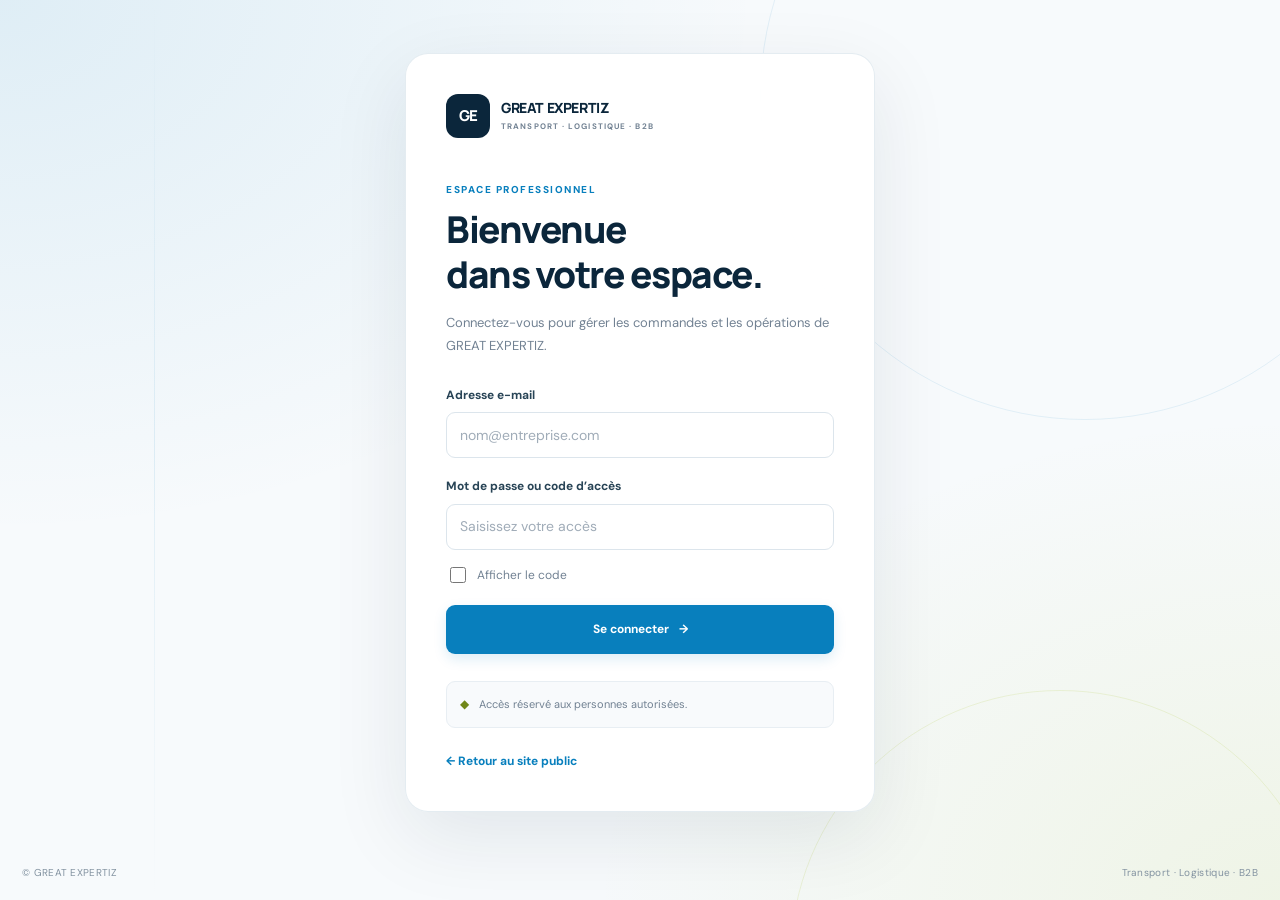
<file: admin.html>
<!DOCTYPE html>
<html lang="fr">
<head>
  <meta charset="UTF-8">
  <meta name="viewport" content="width=device-width, initial-scale=1.0">
  <meta name="theme-color" content="#0b263b">
  <meta name="description" content="Administration GREAT EXPERTIZ — Transport, logistique et gestion des commandes B2B.">
  <title>Administration | GREAT EXPERTIZ</title>

  <link rel="preconnect" href="https://fonts.googleapis.com">
  <link rel="preconnect" href="https://fonts.gstatic.com" crossorigin>
  <link href="https://fonts.googleapis.com/css2?family=DM+Sans:wght@400;500;600;700&family=Manrope:wght@400;500;600;700;800&display=swap" rel="stylesheet">

  <link rel="stylesheet" href="admin.css">
  <script src="admin.js" defer></script>
</head>

<body class="admin-body">

  <!-- ÉCRAN DE CONNEXION -->
  <section class="login-screen" id="loginScreen">
    <div class="login-decoration" aria-hidden="true">
      <span class="decoration-circle decoration-circle-one"></span>
      <span class="decoration-circle decoration-circle-two"></span>
      <span class="decoration-line"></span>
    </div>

    <div class="login-panel">
      <a class="admin-brand" href="index.html" aria-label="Retour au site GREAT EXPERTIZ">
        <span class="brand-mark" aria-hidden="true">GE</span>
        <span class="brand-copy">
          <strong>GREAT EXPERTIZ</strong>
          <small>TRANSPORT · LOGISTIQUE · B2B</small>
        </span>
      </a>

      <div class="login-heading">
        <span class="eyebrow">ESPACE PROFESSIONNEL</span>
        <h1>Bienvenue<br>dans votre espace.</h1>
        <p>Connectez-vous pour gérer les commandes et les opérations de GREAT EXPERTIZ.</p>
      </div>

      <form id="adminLoginForm" class="login-form">
        <div class="form-field">
          <label for="adminEmail">Adresse e-mail</label>
          <input
            type="email"
            id="adminEmail"
            name="email"
            placeholder="nom@entreprise.com"
            autocomplete="username"
            required
          >
        </div>

        <div class="form-field">
          <label for="adminPassword">Mot de passe ou code d’accès</label>
          <input
            type="password"
            id="adminPassword"
            name="password"
            placeholder="Saisissez votre accès"
            autocomplete="current-password"
            required
          >
        </div>

        <div class="login-options">
          <label class="checkbox-label">
            <input type="checkbox" id="showPassword">
            <span>Afficher le code</span>
          </label>
        </div>

        <button type="submit" class="button button-primary button-full" id="loginButton">
          <span>Se connecter</span>
          <span aria-hidden="true">→</span>
        </button>

        <p id="loginMessage" class="form-message" role="status" aria-live="polite"></p>
      </form>

      <div class="login-security">
        <span class="security-icon" aria-hidden="true">◆</span>
        <p>Accès réservé aux personnes autorisées.</p>
      </div>

      <a href="index.html" class="back-to-site">← Retour au site public</a>
    </div>

    <div class="login-footer">
      <span>© <span id="loginYear"></span> GREAT EXPERTIZ</span>
      <span>Transport · Logistique · B2B</span>
    </div>
  </section>


  <!-- APPLICATION D'ADMINISTRATION -->
  <div class="admin-app" id="adminApp" hidden>

    <!-- BARRE LATÉRALE -->
    <aside class="admin-sidebar" id="adminSidebar">

      <div class="sidebar-brand">
        <a class="admin-brand" href="index.html">
          <span class="brand-mark" aria-hidden="true">GE</span>
          <span class="brand-copy">
            <strong>GREAT EXPERTIZ</strong>
            <small>ADMINISTRATION</small>
          </span>
        </a>

        <button
          type="button"
          class="icon-button sidebar-close"
          id="sidebarClose"
          aria-label="Fermer le menu"
        >×</button>
      </div>

      <div class="sidebar-caption">ESPACE DE TRAVAIL</div>

      <nav class="admin-navigation" id="adminNav" aria-label="Navigation administrative">

        <button type="button" class="nav-item active" data-section="dashboard">
          <span class="nav-icon" aria-hidden="true">▦</span>
          <span>Vue d’ensemble</span>
        </button>

        <button type="button" class="nav-item" data-section="orders">
          <span class="nav-icon" aria-hidden="true">▤</span>
          <span>Commandes</span>
          <span class="nav-badge" id="pendingBadge">0</span>
        </button>

        <button type="button" class="nav-item" data-section="archive">
          <span class="nav-icon" aria-hidden="true">▣</span>
          <span>Archives</span>
        </button>

        <button type="button" class="nav-item" data-section="trash">
          <span class="nav-icon" aria-hidden="true">♲</span>
          <span>Corbeille</span>
        </button>

        <div class="sidebar-divider"></div>

        <div class="sidebar-caption">ADMINISTRATION</div>

        <button type="button" class="nav-item" data-section="members" id="membersNavItem">
          <span class="nav-icon" aria-hidden="true">♙</span>
          <span>Utilisateurs</span>
        </button>

        <button type="button" class="nav-item" data-section="settings">
          <span class="nav-icon" aria-hidden="true">⚙</span>
          <span>Paramètres</span>
        </button>
      </nav>

      <div class="sidebar-bottom">
        <div class="sidebar-status">
          <span class="status-indicator" id="connectionIndicator"></span>
          <div>
            <strong id="connectionLabel">Vérification du service</strong>
            <small id="connectionDescription">Connexion au serveur</small>
          </div>
        </div>

        <a class="sidebar-public-link" href="index.html" target="_blank" rel="noopener">
          <span aria-hidden="true">↗</span>
          Voir le site public
        </a>

        <button type="button" class="logout-button" id="logoutButton">
          <span aria-hidden="true">⇥</span>
          <span>Déconnexion</span>
        </button>
      </div>
    </aside>


    <!-- VOILE MOBILE -->
    <button
      type="button"
      class="sidebar-overlay"
      id="sidebarOverlay"
      aria-label="Fermer le menu"
      hidden
    ></button>


    <!-- ZONE PRINCIPALE -->
    <div class="admin-main">

      <!-- EN-TÊTE -->
      <header class="admin-topbar">

        <div class="topbar-left">
          <button
            type="button"
            class="icon-button sidebar-toggle"
            id="sidebarToggle"
            aria-label="Ouvrir le menu"
          >☰</button>

          <div class="breadcrumb">
            <span>GREAT EXPERTIZ</span>
            <span class="breadcrumb-separator">/</span>
            <strong id="currentPageTitle">Vue d’ensemble</strong>
          </div>
        </div>

        <div class="topbar-right">
          <button type="button" class="icon-button refresh-button" id="refreshOrders" aria-label="Actualiser les données" title="Actualiser">
            ↻
          </button>

          <div class="admin-user">
            <div class="user-avatar" id="userAvatar">GE</div>
            <div class="user-details">
              <strong id="loggedInUser">Administrateur</strong>
              <span id="loggedInRole">Accès autorisé</span>
            </div>
          </div>
        </div>
      </header>


      <!-- CONTENU -->
      <main class="admin-content" id="adminMain">

        <!-- TABLEAU DE BORD -->
        <section class="admin-section active" id="dashboardSection" data-page="dashboard">

          <div class="page-heading">
            <div>
              <span class="eyebrow">PILOTAGE DES OPÉRATIONS</span>
              <h1>Vue d’ensemble</h1>
              <p>Suivez l’activité et les commandes de GREAT EXPERTIZ.</p>
            </div>

            <button type="button" class="button button-primary" id="goToOrdersButton">
              <span aria-hidden="true">＋</span>
              Voir les commandes
            </button>
          </div>

          <div class="dashboard-welcome">
            <div class="welcome-copy">
              <span class="welcome-label">GREAT EXPERTIZ · TRANSPORT · LOGISTIQUE · B2B</span>
              <h2>Une vision claire de vos opérations.</h2>
              <p>Retrouvez les demandes clients, suivez leur évolution et organisez votre activité depuis un seul espace.</p>
            </div>

            <div class="welcome-symbol" aria-hidden="true">
              <span class="symbol-line symbol-line-one"></span>
              <span class="symbol-line symbol-line-two"></span>
              <span class="symbol-circle">GE</span>
            </div>
          </div>

          <!-- INDICATEURS -->
          <div class="stats-grid">

            <article class="stat-card">
              <div class="stat-card-top">
                <span class="stat-label">Toutes les commandes</span>
                <span class="stat-icon stat-icon-blue" aria-hidden="true">▤</span>
              </div>
              <strong class="stat-value" id="statTotal">—</strong>
              <span class="stat-caption">Commandes enregistrées</span>
            </article>

            <article class="stat-card">
              <div class="stat-card-top">
                <span class="stat-label">En attente</span>
                <span class="stat-icon stat-icon-orange" aria-hidden="true">◷</span>
              </div>
              <strong class="stat-value" id="statPending">—</strong>
              <span class="stat-caption">À examiner ou confirmer</span>
            </article>

            <article class="stat-card">
              <div class="stat-card-top">
                <span class="stat-label">En cours</span>
                <span class="stat-icon stat-icon-purple" aria-hidden="true">↗</span>
              </div>
              <strong class="stat-value" id="statProgress">—</strong>
              <span class="stat-caption">Opérations en traitement</span>
            </article>

            <article class="stat-card">
              <div class="stat-card-top">
                <span class="stat-label">Terminées</span>
                <span class="stat-icon stat-icon-green" aria-hidden="true">✓</span>
              </div>
              <strong class="stat-value" id="statCompleted">—</strong>
              <span class="stat-caption">Prestations terminées</span>
            </article>

          </div>


          <!-- COMMANDES RÉCENTES -->
          <section class="content-card recent-orders-card">

            <div class="card-heading">
              <div>
                <h2>Commandes récentes</h2>
                <p>Les dernières demandes enregistrées.</p>
              </div>

              <button type="button" class="button button-secondary button-small" id="viewAllOrders">
                Toutes les commandes →
              </button>
            </div>

            <div class="table-responsive">
              <table class="data-table">
                <thead>
                  <tr>
                    <th>Référence</th>
                    <th>Client</th>
                    <th>Prestation</th>
                    <th>Date</th>
                    <th>Statut</th>
                    <th>Action</th>
                  </tr>
                </thead>
                <tbody id="recentOrdersBody">
                  <tr>
                    <td colspan="6" class="table-empty">
                      Les commandes apparaîtront après connexion au serveur.
                    </td>
                  </tr>
                </tbody>
              </table>
            </div>

          </section>


          <!-- ÉTATS DES COMMANDES -->
          <section class="content-card status-overview-card">
            <div class="card-heading">
              <div>
                <h2>Répartition des commandes</h2>
                <p>Vue synthétique des statuts.</p>
              </div>
            </div>

            <div class="status-overview-grid">
              <button type="button" class="status-overview-item" data-status-filter="En attente">
                <span class="status-dot status-dot-pending"></span>
                <span>En attente</span>
                <strong id="overviewPending">—</strong>
              </button>

              <button type="button" class="status-overview-item" data-status-filter="Confirmée">
                <span class="status-dot status-dot-confirmed"></span>
                <span>Confirmées</span>
                <strong id="overviewConfirmed">—</strong>
              </button>

              <button type="button" class="status-overview-item" data-status-filter="En cours">
                <span class="status-dot status-dot-progress"></span>
                <span>En cours</span>
                <strong id="overviewProgress">—</strong>
              </button>

              <button type="button" class="status-overview-item" data-status-filter="Terminée">
                <span class="status-dot status-dot-completed"></span>
                <span>Terminées</span>
                <strong id="overviewCompleted">—</strong>
              </button>
            </div>
          </section>

        </section>



        <!-- COMMANDES -->
        <section class="admin-section" id="ordersSection" data-page="orders">

          <div class="page-heading">
            <div>
              <span class="eyebrow">GESTION OPÉRATIONNELLE</span>
              <h1>Commandes</h1>
              <p>Consultez les demandes, vérifiez les informations et mettez à jour leur statut.</p>
            </div>
          </div>

          <div class="content-card">

            <div class="toolbar">
              <div class="search-field">
                <span aria-hidden="true">⌕</span>
                <input type="search" id="orderSearch" placeholder="Rechercher une référence, un client..." aria-label="Rechercher une commande">
              </div>

              <div class="toolbar-filters">
                <select id="statusFilter" aria-label="Filtrer par statut">
                  <option value="">Tous les statuts</option>
                  <option value="En attente">En attente</option>
                  <option value="Confirmée">Confirmée</option>
                  <option value="En cours">En cours</option>
                  <option value="Terminée">Terminée</option>
                  <option value="Annulée">Annulée</option>
                </select>

                <select id="dateFilter" aria-label="Filtrer par période">
                  <option value="">Toutes les dates</option>
                  <option value="today">Aujourd’hui</option>
                  <option value="7days">7 derniers jours</option>
                  <option value="30days">30 derniers jours</option>
                </select>
              </div>
            </div>

            <div class="bulk-toolbar" id="bulkToolbar" hidden>
              <span><strong id="selectedOrdersCount">0</strong> commande(s) sélectionnée(s)</span>

              <div class="bulk-actions">
                <button type="button" class="button button-secondary button-small" id="bulkArchiveButton">
                  Archiver
                </button>
                <button type="button" class="button button-danger button-small" id="bulkTrashButton">
                  Mettre à la corbeille
                </button>
                <button type="button" class="button button-text button-small" id="clearSelectionButton">
                  Annuler la sélection
                </button>
              </div>
            </div>

            <div class="table-responsive">
              <table class="data-table orders-table">
                <thead>
                  <tr>
                    <th class="checkbox-column">
                      <input type="checkbox" id="selectAllOrders" aria-label="Sélectionner toutes les commandes affichées">
                    </th>
                    <th>Référence</th>
                    <th>Date</th>
                    <th>Client</th>
                    <th>Prestation</th>
                    <th>Enlèvement</th>
                    <th>Livraison</th>
                    <th>Statut</th>
                    <th>Actions</th>
                  </tr>
                </thead>
                <tbody id="ordersTableBody">
                  <tr>
                    <td colspan="9" class="table-empty">
                      Aucune donnée chargée. Connectez le service backend pour afficher les commandes.
                    </td>
                  </tr>
                </tbody>
              </table>
            </div>

            <div class="table-footer">
              <span id="ordersCountLabel">0 commande</span>
              <div class="pagination" id="ordersPagination" aria-label="Pagination des commandes"></div>
            </div>

            <p id="ordersMessage" class="form-message" role="status" aria-live="polite"></p>
          </div>

        </section>



        <!-- ARCHIVES -->
        <section class="admin-section" id="archiveSection" data-page="archive">

          <div class="page-heading">
            <div>
              <span class="eyebrow">HISTORIQUE</span>
              <h1>Archives</h1>
              <p>Retrouvez les commandes archivées sans les confondre avec les commandes actives.</p>
            </div>
          </div>

          <div class="content-card">
            <div class="toolbar">
              <div class="search-field">
                <span aria-hidden="true">⌕</span>
                <input type="search" id="archiveSearch" placeholder="Rechercher dans les archives..." aria-label="Rechercher dans les archives">
              </div>

              <div class="toolbar-filters">
                <button type="button" class="button button-secondary button-small" id="restoreSelectedArchives" disabled>
                  Restaurer la sélection
                </button>
              </div>
            </div>

            <div class="table-responsive">
              <table class="data-table">
                <thead>
                  <tr>
                    <th><input type="checkbox" id="selectAllArchives" aria-label="Sélectionner toutes les archives"></th>
                    <th>Référence</th>
                    <th>Date</th>
                    <th>Client</th>
                    <th>Prestation</th>
                    <th>Statut</th>
                    <th>Actions</th>
                  </tr>
                </thead>
                <tbody id="archiveTableBody">
                  <tr>
                    <td colspan="7" class="table-empty">Aucune archive chargée.</td>
                  </tr>
                </tbody>
              </table>
            </div>

            <p id="archiveMessage" class="form-message" role="status" aria-live="polite"></p>
          </div>

        </section>



        <!-- CORBEILLE -->
        <section class="admin-section" id="trashSection" data-page="trash">

          <div class="page-heading">
            <div>
              <span class="eyebrow">GESTION DES SUPPRESSIONS</span>
              <h1>Corbeille</h1>
              <p>Restaurez une commande supprimée ou procédez à sa suppression définitive si vous y êtes autorisé.</p>
            </div>
          </div>

          <div class="notice notice-warning">
            <span class="notice-icon" aria-hidden="true">!</span>
            <div>
              <strong>Attention aux suppressions définitives</strong>
              <p>Cette opération doit être réservée au propriétaire autorisé. Une confirmation sera demandée avant toute suppression définitive.</p>
            </div>
          </div>

          <div class="content-card">
            <div class="toolbar">
              <div class="search-field">
                <span aria-hidden="true">⌕</span>
                <input type="search" id="trashSearch" placeholder="Recherche
</file>
<file: admin.css>
/* =========================================================
   GREAT EXPERTIZ — ADMINISTRATION
   Fichier : admin.css
   Identité : TRANSPORT · LOGISTIQUE · B2B
   ========================================================= */

:root {
  --admin-ink: #0b263b;
  --admin-ink-soft: #284456;
  --admin-blue: #087fbd;
  --admin-blue-dark: #06679b;
  --admin-blue-light: #eaf6fc;
  --admin-green: #a3bd22;
  --admin-green-dark: #718719;
  --admin-bg: #f4f7fa;
  --admin-white: #ffffff;
  --admin-border: #e3eaf0;
  --admin-muted: #728293;
  --admin-text: #263c4c;
  --admin-orange: #e49a32;
  --admin-red: #cf4949;
  --admin-purple: #8265c7;
  --admin-shadow: 0 8px 28px rgba(11, 38, 59, 0.055);
  --admin-radius: 15px;
  --admin-sidebar-width: 258px;
}

* {
  box-sizing: border-box;
}

html {
  min-height: 100%;
  scroll-behavior: smooth;
}

body.admin-body {
  min-height: 100vh;
  margin: 0;
  background: var(--admin-bg);
  color: var(--admin-text);
  font-family: "DM Sans", Arial, sans-serif;
  font-size: 14px;
  line-height: 1.55;
  -webkit-font-smoothing: antialiased;
}

button,
input,
select,
textarea {
  font: inherit;
}

button {
  cursor: pointer;
}

button:disabled {
  cursor: not-allowed;
  opacity: 0.48;
}

button,
input,
select {
  -webkit-tap-highlight-color: transparent;
}

a {
  color: inherit;
  text-decoration: none;
}

button:focus-visible,
a:focus-visible,
input:focus-visible,
select:focus-visible {
  outline: 3px solid rgba(8, 127, 189, 0.27);
  outline-offset: 2px;
}

[hidden] {
  display: none !important;
}


/* =========================================================
   CONNEXION
   ========================================================= */

.login-screen {
  position: relative;
  display: flex;
  align-items: center;
  justify-content: center;
  min-height: 100vh;
  padding: 45px 20px 80px;
  overflow: hidden;
  background:
    radial-gradient(ellipse at 0% 0%, rgba(8, 127, 189, 0.10), transparent 42%),
    radial-gradient(ellipse at 100% 100%, rgba(163, 189, 34, 0.10), transparent 38%),
    #f7fafc;
}

.login-decoration {
  position: absolute;
  inset: 0;
  overflow: hidden;
  pointer-events: none;
}

.decoration-circle {
  position: absolute;
  display: block;
  border: 1px solid rgba(8, 127, 189, 0.09);
  border-radius: 50%;
}

.decoration-circle-one {
  top: -230px;
  right: -130px;
  width: 650px;
  height: 650px;
}

.decoration-circle-two {
  right: -50px;
  bottom: -330px;
  width: 540px;
  height: 540px;
  border-color: rgba(163, 189, 34, 0.14);
}

.decoration-line {
  position: absolute;
  top: 0;
  bottom: 0;
  left: 12%;
  width: 1px;
  background: linear-gradient(
    transparent,
    rgba(8, 127, 189, 0.10),
    transparent
  );
}

.login-panel {
  position: relative;
  z-index: 1;
  width: min(100%, 470px);
  padding: 40px;
  border: 1px solid rgba(226, 234, 240, 0.9);
  border-radius: 23px;
  background: rgba(255, 255, 255, 0.97);
  box-shadow: 0 25px 80px rgba(11, 38, 59, 0.09);
  animation: adminFadeUp 0.5s ease both;
}

.admin-brand {
  display: inline-flex;
  align-items: center;
  gap: 11px;
  min-width: 0;
}

.brand-mark {
  display: inline-flex;
  flex: 0 0 44px;
  align-items: center;
  justify-content: center;
  width: 44px;
  height: 44px;
  border-radius: 12px;
  background: var(--admin-ink);
  color: white;
  font-family: "Manrope", sans-serif;
  font-size: 15px;
  font-weight: 800;
  letter-spacing: -1px;
}

.brand-copy {
  display: flex;
  flex-direction: column;
  min-width: 0;
  line-height: 1.35;
}

.brand-copy strong {
  color: var(--admin-ink);
  font-family: "Manrope", sans-serif;
  font-size: 14px;
  font-weight: 800;
  letter-spacing: -0.4px;
}

.brand-copy small {
  margin-top: 3px;
  color: var(--admin-muted);
  font-size: 8px;
  font-weight: 700;
  letter-spacing: 1.1px;
}

.login-heading {
  margin: 40px 0 28px;
}

.eyebrow {
  display: inline-block;
  margin-bottom: 10px;
  color: var(--admin-blue);
  font-size: 10px;
  font-weight: 800;
  letter-spacing: 1.5px;
  text-transform: uppercase;
}

.login-heading h1 {
  margin: 0;
  color: var(--admin-ink);
  font-family: "Manrope", sans-serif;
  font-size: clamp(29px, 5vw, 37px);
  font-weight: 800;
  letter-spacing: -1.5px;
  line-height: 1.2;
}

.login-heading p {
  margin: 15px 0 0;
  color: var(--admin-muted);
  font-size: 13px;
  line-height: 1.8;
}

.login-form {
  display: flex;
  flex-direction: column;
  gap: 19px;
}

.form-field {
  display: flex;
  flex-direction: column;
  gap: 8px;
  min-width: 0;
}

.form-field label,
.modal-status-field {
  color: var(--admin-ink-soft);
  font-size: 12px;
  font-weight: 700;
}

.form-field input,
.form-field select,
.search-field input,
.toolbar-filters select,
.generated-access input,
.modal-status-field select {
  width: 100%;
  min-width: 0;
  min-height: 46px;
  padding: 11px 13px;
  border: 1px solid #dce5ec;
  border-radius: 9px;
  outline: none;
  background: white;
  color: var(--admin-ink);
  transition: border-color 0.2s, box-shadow 0.2s;
}

.form-field input::placeholder,
.search-field input::placeholder,
.generated-access input::placeholder {
  color: #a0acb8;
}

.form-field input:focus,
.form-field select:focus,
.search-field input:focus,
.toolbar-filters select:focus,
.generated-access input:focus,
.modal-status-field select:focus {
  border-color: var(--admin-blue);
  box-shadow: 0 0 0 3px rgba(8, 127, 189, 0.09);
}

.login-options {
  display: flex;
  align-items: center;
  justify-content: space-between;
  margin-top: -5px;
}

.checkbox-label {
  display: inline-flex;
  align-items: center;
  gap: 8px;
  color: var(--admin-muted);
  font-size: 12px;
  cursor: pointer;
}

.checkbox-label input,
.data-table input[type="checkbox"] {
  width: 16px;
  height: 16px;
  accent-color: var(--admin-blue);
  cursor: pointer;
}

.button {
  display: inline-flex;
  align-items: center;
  justify-content: center;
  gap: 10px;
  min-height: 43px;
  padding: 11px 16px;
  border: 1px solid transparent;
  border-radius: 9px;
  font-size: 12px;
  font-weight: 700;
  line-height: 1.3;
  transition:
    background 0.2s,
    color 0.2s,
    border-color 0.2s,
    transform 0.2s,
    box-shadow 0.2s;
}

.button:not(:disabled):active {
  transform: translateY(1px);
}

.button-primary {
  background: var(--admin-blue);
  color: white;
  box-shadow: 0 5px 13px rgba(8, 127, 189, 0.14);
}

.button-primary:not(:disabled):hover {
  background: var(--admin-blue-dark);
  box-shadow: 0 7px 18px rgba(8, 127, 189, 0.21);
}

.button-secondary {
  border-color: var(--admin-border);
  background: white;
  color: var(--admin-ink);
}

.button-secondary:not(:disabled):hover {
  border-color: #b8d6e7;
  background: var(--admin-blue-light);
}

.button-danger {
  background: #fff0f0;
  color: #b72f36;
  border-color: #f4d1d2;
}

.button-danger:not(:disabled):hover {
  background: #ffe3e3;
}

.button-text {
  background: transparent;
  color: var(--admin-muted);
}

.button-text:not(:disabled):hover {
  background: #f0f4f7;
  color: var(--admin-ink);
}

.button-full {
  width: 100%;
  min-height: 49px;
}

.button-small {
  min-height: 34px;
  padding: 8px 11px;
  font-size: 11px;
}

.form-message {
  min-height: 0;
  margin: 0;
  font-size: 12px;
  line-height: 1.6;
}

.form-message:empty {
  display: none;
}

.form-message.error {
  padding: 10px 12px;
  border-radius: 8px;
  background: #fff0f0;
  color: #b72f36;
}

.form-message.success {
  padding: 10px 12px;
  border-radius: 8px;
  background: #edf8ed;
  color: #28763d;
}

.form-message.info {
  padding: 10px 12px;
  border-radius: 8px;
  background: var(--admin-blue-light);
  color: var(--admin-blue-dark);
}

.login-security {
  display: flex;
  align-items: center;
  gap: 10px;
  margin-top: 27px;
  padding: 13px;
  border: 1px solid #e8eef3;
  border-radius: 9px;
  background: #f8fafc;
}

.security-icon {
  color: var(--admin-green-dark);
  font-size: 12px;
}

.login-security p {
  margin: 0;
  color: var(--admin-muted);
  font-size: 11px;
}

.back-to-site {
  display: inline-block;
  margin-top: 24px;
  color: var(--admin-blue);
  font-size: 12px;
  font-weight: 700;
}

.back-to-site:hover {
  color: var(--admin-blue-dark);
}

.login-footer {
  position: absolute;
  right: 22px;
  bottom: 20px;
  left: 22px;
  display: flex;
  justify-content: space-between;
  gap: 12px;
  color: #8292a0;
  font-size: 10px;
  letter-spacing: 0.3px;
}


/* =========================================================
   STRUCTURE DE L'ADMINISTRATION
   ========================================================= */

.admin-app {
  min-height: 100vh;
}

.admin-sidebar {
  position: fixed;
  z-index: 100;
  top: 0;
  bottom: 0;
  left: 0;
  display: flex;
  flex-direction: column;
  width: var(--admin-sidebar-width);
  padding: 25px 17px 17px;
  overflow-x: hidden;
  overflow-y: auto;
  border-right: 1px solid var(--admin-border);
  background: white;
  transition: transform 0.25s ease;
}

.sidebar-brand {
  display: flex;
  align-items: center;
  justify-content: space-between;
  padding: 0 7px 28px;
}

.sidebar-brand .brand-mark {
  width: 41px;
  height: 41px;
  flex-basis: 41px;
  border-radius: 11px;
}

.sidebar-brand .brand-copy strong {
  font-size: 12px;
}

.sidebar-brand .brand-copy small {
  font-size: 8px;
}

.sidebar-caption {
  padding: 12px 10px 9px;
  color: #9aa8b4;
  font-size: 9px;
  font-weight: 800;
  letter-spacing: 1.3px;
}

.admin-navigation {
  display: flex;
  flex-direction: column;
  gap: 5px;
}

.nav-item {
  position: relative;
  display: flex;
  align-items: center;
  gap: 12px;
  width: 100%;
  min-height: 45px;
  padding: 11px 12px;
  border: 1px solid transparent;
  border-radius: 9px;
  background: transparent;
  color: #637585;
  text-align: left;
  font-size: 12px;
  font-weight: 600;
  transition: background 0.2s, color 0.2s;
}

.nav-item:hover {
  background: #f5f8fa;
  color: var(--admin-ink);
}

.nav-item.active {
  border-color: #d9edf7;
  background: var(--admin-blue-light);
  color: var(--admin-blue-dark);
  font-weight: 800;
}

.nav-item.active::before {
  position: absolute;
  top: 10px;
  bottom: 10px;
  left: -1px;
  width: 3px;
  border-radius: 0 3px 3px 0;
  background: var(--admin-blue);
  content: "";
}

.nav-icon {
  display: inline-flex;
  flex: 0 0 20px;
  align-items: center;
  justify-content: center;
  width: 20px;
  font-size: 17px;
  line-height: 1;
}

.nav-badge {
  display: inline-flex;
  align-items: center;
  justify-content: center;
  min-width: 22px;
  height: 21px;
  margin-left: auto;
  padding: 0 6px;
  border-radius: 6px;
  background: #fff0e0;
  color: #a96511;
  font-size: 10px;
  font-weight: 800;
}

.sidebar-divider {
  height: 1px;
  margin: 17px 8px 10px;
  background: var(--admin-border);
}

.sidebar-bottom {
  display: flex;
  flex-direction: column;
  gap: 10px;
  margin-top: auto;
  padding-top: 22px;
}

.sidebar-status {
  display: flex;
  align-items: center;
  gap: 10px;
  padding: 12px 10px;
  border: 1px solid #e8eef2;
  border-radius: 10px;
  background: #fafcfd;
}

.status-indicator {
  flex: 0 0 8px;
  width: 8px;
  height: 8px;
  border-radius: 50%;
  background: #a6b1ba;
}

.status-indicator.connected {
  background: #36a36a;
  box-shadow: 0 0 0 4px rgba(54, 163, 106, 0.10);
}

.status-indicator.disconnected {
  background: var(--admin-red);
}

.sidebar-status strong,
.sidebar-status small {
  display: block;
}

.sidebar-status strong {
  color: var(--admin-ink);
  font-size: 10px;
}

.sidebar-status small {
  margin-top: 2px;
  color: var(--admin-muted);
  font-size: 9px;
}

.sidebar-public-link,
.logout-button {
  display: flex;
  align-items: center;
  gap: 10px;
  width: 100%;
  min-height: 40px;
  padding: 10px;
  border: 0;
  border-radius: 8px;
  background: transparent;
  color: #637585;
  text-align: left;
  font-size: 11px;
  font-weight: 700;
}

.sidebar-public-link:hover {
  background: var(--admin-blue-light);
  color: var(--admin-blue-dark);
}

.logout-button:hover {
  background: #fff0f0;
  color: #b72f36;
}

.icon-button {
  display: inline-flex;
  align-items: center;
  justify-content: center;
  width: 38px;
  height: 38px;
  flex: 0 0 38px;
  padding: 0;
  border: 1px solid transparent;
  border-radius: 9px;
  background: transparent;
  color: var(--admin-ink);
  font-size: 20px;
  line-height: 1;
  transition: background 0.2s, border-color 0.2s;
}

.icon-button:hover {
  border-color: var(--admin-border);
  background: #f4f7f9;
}

.sidebar-close {
  display: none;
  font-size: 25px;
}

.sidebar-toggle {
  display: none;
}

.sidebar-overlay {
  position: fixed;
  z-index: 90;
  inset: 0;
  width: 100%;
  height: 100%;
  border: 0;
  background: rgba(7, 25, 39, 0.45);
  backdrop-filter: blur(2px);
}

.admin-main {
  min-width: 0;
  min-height: 100vh;
  margin-left: var(--admin-sidebar-width);
}

.admin-topbar {
  position: sticky;
  z-index: 50;
  top: 0;
  display: flex;
  align-items: center;
  justify-content: space-between;
  min-height: 76px;
  padding: 13px 32px;
  border-bottom: 1px solid var(--admin-border);
  background: rgba(255, 255, 255, 0.96);
  backdrop-filter: blur(12px);
}

.topbar-left,
.topbar-right {
  display: flex;
  align-items: center;
  gap: 17px;
  min-width: 0;
}

.breadcrumb {
  display: flex;
  align-items: center;
  flex-wrap: wrap;
  gap: 10px;
  color: #8997a4;
  font-size: 11px;
}

.breadcrumb strong {
  color: var(--admin-ink);
  font-weight: 800;
}

.breadcrumb-separator {
  color: #c4ced6;
}

.refresh-button {
  border-color: var(--admin-border);
  background: white;
  color: var(--admin-blue);
  font-size: 23px;
}

.admin-user {
  display: flex;
  align-items: center;
  gap: 10px;
  padding-left: 16px;
  border-left: 1px solid var(--admin-border);
}

.user-avatar {
  display: inline-flex;
  align-items: center;
  justify-content: center;
  width: 37px;
  height: 37px;
  border-radius: 11px;
  background: #e8f4fa;
  color: var(--admin-blue-dark);
  font-size: 11px;
  font-weight: 800;
}

.user-details strong,
.user-details span {
  display: block;
}

.user-details strong {
  max-width: 175px;
  overflow: hidden;
  color: var(--admin-ink);
  font-size: 11px;
  font-weight: 800;
  text-overflow: ellipsis;
  white-space: nowrap;
}

.user-details span {
  margin-top: 2px;
  color: var(--admin-muted);
  font-size: 10px;
}

.admin-content {
  width: 100%;
  max-width: 1800px;
  min-height: calc(100vh - 130px);
  margin: 0 auto;
  padding: 31px 32px 42px;
}

.admin-section {
  display: none;
  animation: adminFadeUp 0.28s ease both;
}

.admin-section.active {
  display: block;
}

.page-heading {
  display: flex;
  align-items: center;
  justify-content: space-between;
  gap: 20px;
  margin-bottom: 26px;
}

.page-heading h1 {
  margin: 0;
  color: var(--admin-ink);
  font-family: "Manrope", sans-serif;
  font-size: clamp(25px, 3vw, 32px);
  font-weight: 800;
  letter-spacing: -1px;
  line-height: 1.25;
}

.page-heading p {
  max-width: 680px;
  margin: 9px 0 0;
  color: var(--admin-muted);
  font-size: 12px;
  line-height: 1.7;
}

.page-heading .eyebrow {
  margin-bottom: 7px;
}


/* =========================================================
   BANNIÈRE DU TABLEAU DE BORD
   ========================================================= */

.dashboard-welcome {
  position: relative;
  display: flex;
  align-items: center;
  justify-content: space-between;
  min-height: 190px;
  margin-bottom: 25px;
  padding: 29px 32px;
  overflow: hidden;
  border-radius: var(--admin-radius);
  background: linear-gradient(115deg, #0b263b 0%, #104764 65%, #087fbd 100%);
  color: white;
  box-shadow: 0 12px 30px rgba(11, 38, 59, 0.12);
}

.welcome-copy {
  position: relative;
  z-index: 2;
  max-width: 600px;
}

.welcome-label {
  display: block;
  margin-bottom: 13px;
  color: #b6d9e9;
  font-size: 9px;
  font-weight: 800;
  letter-spacing: 1.4px;
}

.welcome-copy h2 {
  max-width: 520px;
  margin: 0;
  font-family: "Manrope", sans-serif;
  font-size: clamp(22px, 3vw, 31px);
  font-weight: 800;
  letter-spacing: -1px;
  line-height: 1.3;
}

.welcome-copy p {
  max-width: 520px;
  margin: 12px 0 0;
  color: #d1e2eb;
  font-size: 12px;
  line-height: 1.8;
}

.welcome-symbol {
  position: absolute;
  top: 0;
  right: 0;
  bottom: 0;
  width: 35%;
  min-width: 170px;
  overflow: hidden;
  pointer-events: none;
}

.symbol-circle {
  position: absolute;
  top: 50%;
  right: 15%;
  display: flex;
  align-items: center;
  justify-content: center;
  width: 115px;
  height: 115px;
  border: 1px solid rgba(255, 255, 255, 0.26);
  border-radius: 50%;
  background: rgba(255, 255, 255, 0.07);
  color: rgba(255, 255, 255, 0.86);
  font-family: "Manrope", sans-serif;
  font-size: 30px;
  font-weight: 800;
  transform: translateY(-50%);
}

.symbol-line {
  position: absolute;
  top: 50%;
  right: -50px;
  width: 260px;
  height: 1px;
  background: rgba(255, 255, 255, 0.18);
  transform: rotate(-36deg);
}

.symbol-line-two {
  transform: rotate(36deg);
}


/* =========================================================
   CARTES STATISTIQUES
   ========================================================= */

.stats-grid {
  display: grid;
  grid-template-columns: repeat(4, minmax(0, 1fr));
  gap: 17px;
  margin-bottom: 25px;
}

.stat-card {
  min-width: 0;
  padding: 21px;
  border: 1px solid var(--admin-border);
  border-radius: 13px;
  background: white;
  box-shadow: 0 3px 14px rgba(11, 38, 59, 0.025);
  transition: transform 0.2s, box-shadow 0.2s;
}

.stat-card:hover {
  transform: translateY(-2px);
  box-shadow: var(--admin-shadow);
}

.stat-card-top {
  display: flex;
  align-items: center;
  justify-content: space-between;
  gap: 9px;
}

.stat-label {
  color: #738391;
  font-size: 11px;
  font-weight: 600;
}

.stat-icon {
  display: inline-flex;
  flex: 0 0 35px;
  align-items: center;
  justify-content: center;
  width: 35px;
  height: 35px;
  border-radius: 10px;
  font-size: 17px;
  font-weight: 700;
}

.stat-icon-blue {
  background: #e9f5fc;
  color: var(--admin-blue);
}

.stat-icon-orange {
  background: #fff4e5;
  color: var(--admin-orange);
}

.stat-icon-purple {
  background: #f1edfc;
  color: var(--admin-purple);
}

.stat-icon-green {
  background: #eff7df;
  color: var(--admin-green-dark);
}

.stat-value {
  display: block;
  margin-top: 17px;
  color: var(--admin-ink);
  font-family: "Manrope", sans-serif;
  font-size: 31px;
  font-weight: 800;
  letter-spacing: -1px;
  line-height: 1.1;
}

.stat-caption {
  display: block;
  margin-top: 9px;
  color: #91a0ac;
  font-size: 10px;
}


/* =========================================================
   CARTES ET TABLEAUX
   ========================================================= */

.content-card {
  min-width: 0;
  margin-bottom: 23px;
  padding: 23px;
  border: 1px solid var(--admin-border);
  border-radius: var(--admin-radius);
  background: white;
  box-shadow: 0 3px 14px rgba(11, 38, 59, 0.025);
}

.card-heading {
  display: flex;
  align-items: center;
  justify-content: space-between;
  gap: 15px;
  margin-bottom: 21px;
}

.card-heading h2,
.settings-card h2 {
  margin: 0;
  color: var(--admin-ink);
  font-family: "Manrope", sans-serif;
  font-size: 16px;
  font-weight: 800;
  letter-spacing: -0.3px;
}

.card-heading p {
  margin: 6px 0 0;
  color: var(--admin-muted);
  font-size: 11px;
  line-height: 1.7;
}

.table-responsive {
  width: 100%;
  overflow-x: auto;
  -webkit-overflow-scrolling: touch;
}

.data-table {
  width: 100%;
  border-collapse: separate;
  border-spacing: 0;
  color: var(--admin-text);
  font-size: 11px;
  text-align: left;
}

.data-table thead th {
  padding: 13px 12px;
  border-top: 1px solid #edf1f4;
  border-bottom: 1px solid #e8eef2;
  background: #f8fafc;
  color: #82919e;
  font-size: 9px;
  font-weight: 800;
  letter-spacing: 0.65px;
  text-transform: uppercase;
  white-space: nowrap;
}

.data-table thead th:first-child {
  border-top-left-radius: 7px;
}

.data-table thead th:last-child {
  border-top-right-radius: 7px;
}

.data-table tbody td {
  padding: 14px 12px;
  border-
</file>
